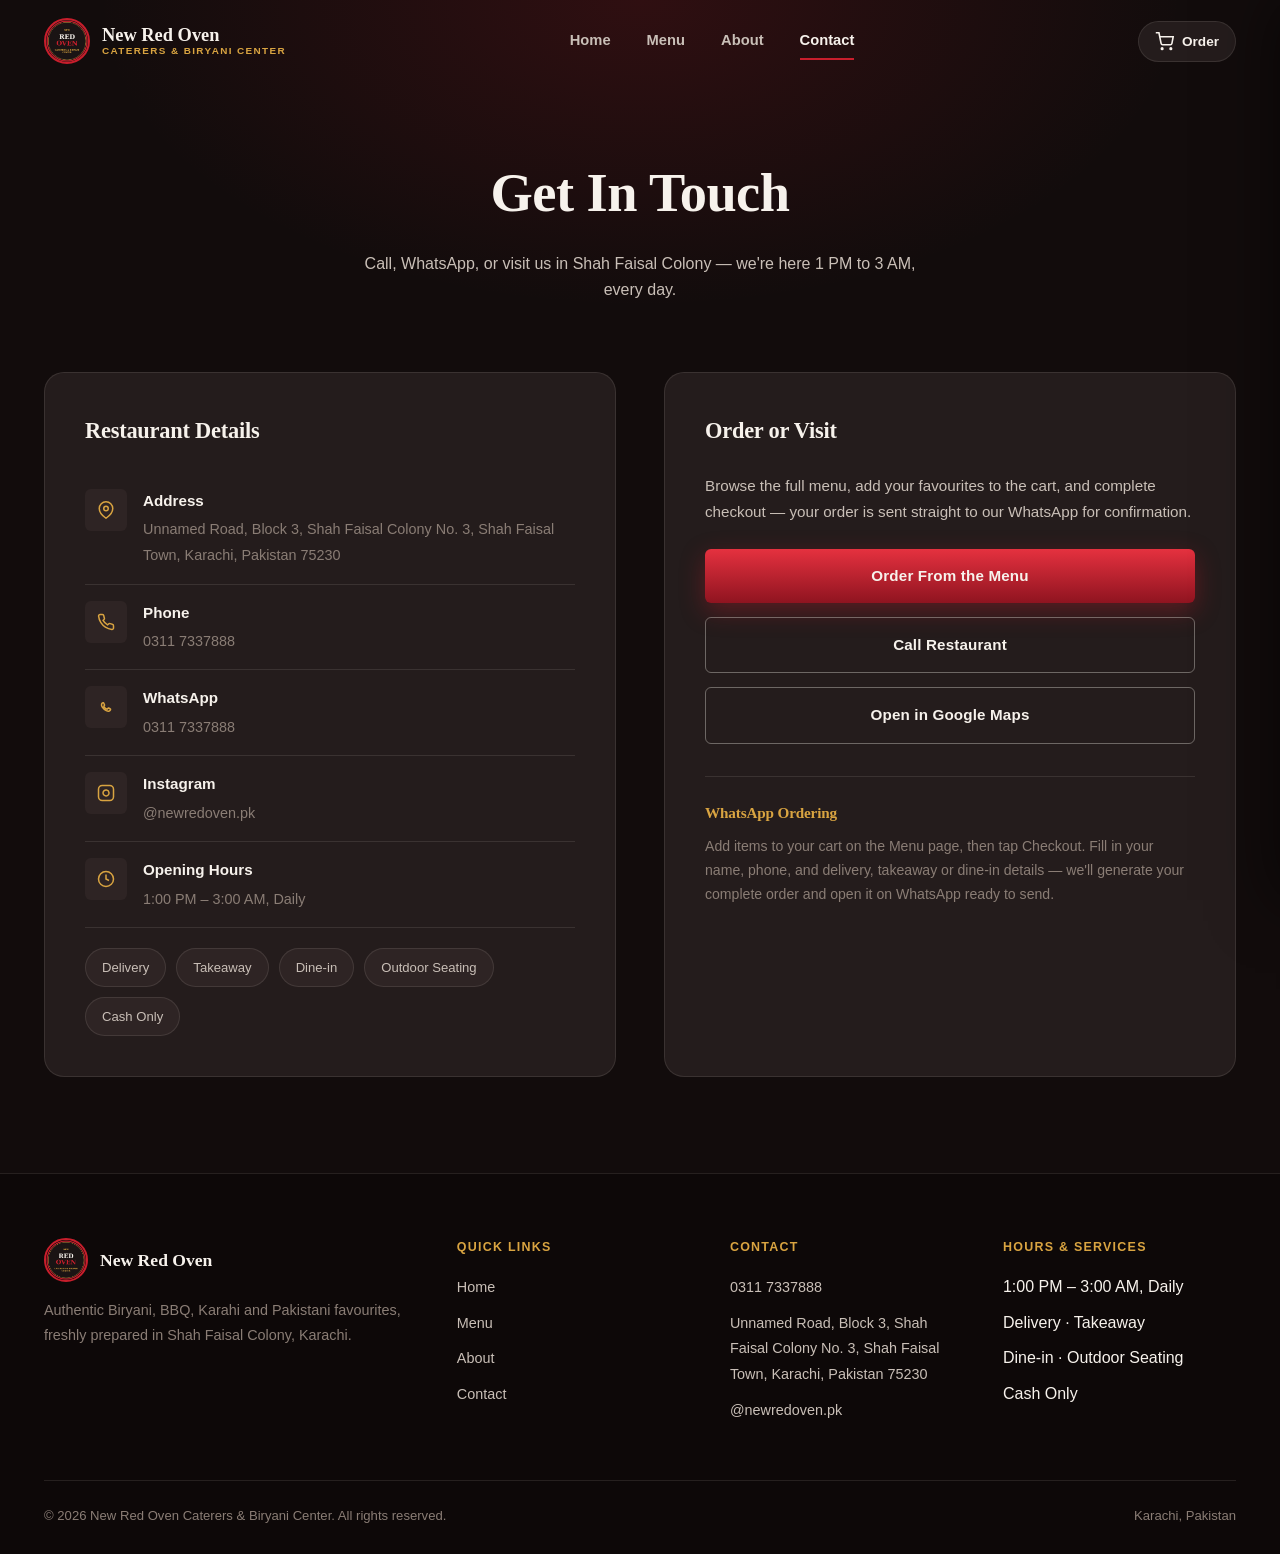
<file: contact.html>
<!DOCTYPE html>
<html lang="en">
<head>
<meta charset="UTF-8">
<meta name="viewport" content="width=device-width, initial-scale=1.0">
<title>Contact | New Red Oven Caterers & Biryani Center</title>
<meta name="description" content="Contact New Red Oven Caterers & Biryani Center — call, WhatsApp, visit us in Shah Faisal Colony, Karachi, or follow us on Instagram.">
<link rel="icon" href="images/logo.png">
<link rel="stylesheet" href="css/style.css">
</head>
<body>

<div id="navbarMount"></div>

<main>
  <section class="page-head">
    <div class="container">
      <h1>Get In Touch</h1>
      <p>Call, WhatsApp, or visit us in Shah Faisal Colony — we're here 1 PM to 3 AM, every day.</p>
    </div>
  </section>

  <section class="section" style="padding-top: 10px;">
    <div class="container">
      <div class="contact-grid">
        <div class="contact-card reveal-up">
          <h3>Restaurant Details</h3>

          <div class="contact-detail">
            <div class="contact-detail-icon"><svg width="18" height="18" viewBox="0 0 24 24" fill="none" stroke="currentColor" stroke-width="2"><path d="M21 10c0 7-9 13-9 13s-9-6-9-13a9 9 0 0 1 18 0z"/><circle cx="12" cy="10" r="3"/></svg></div>
            <div>
              <b>Address</b>
              <span>Unnamed Road, Block 3, Shah Faisal Colony No. 3, Shah Faisal Town, Karachi, Pakistan 75230</span>
            </div>
          </div>

          <div class="contact-detail">
            <div class="contact-detail-icon"><svg width="18" height="18" viewBox="0 0 24 24" fill="none" stroke="currentColor" stroke-width="2"><path d="M22 16.92v3a2 2 0 0 1-2.18 2 19.79 19.79 0 0 1-8.63-3.07 19.5 19.5 0 0 1-6-6 19.79 19.79 0 0 1-3.07-8.67A2 2 0 0 1 4.11 2h3a2 2 0 0 1 2 1.72c.127.96.362 1.903.7 2.81a2 2 0 0 1-.45 2.11L8.09 9.91a16 16 0 0 0 6 6l1.27-1.27a2 2 0 0 1 2.11-.45c.907.338 1.85.573 2.81.7A2 2 0 0 1 22 16.92z"/></svg></div>
            <div>
              <b>Phone</b>
              <a href="tel:+923117337888">0311 7337888</a>
            </div>
          </div>

          <div class="contact-detail">
            <div class="contact-detail-icon"><svg width="18" height="18" viewBox="0 0 24 24" fill="none" stroke="currentColor" stroke-width="2"><path d="M17.472 14.382c-.297-.149-1.758-.867-2.03-.967-.273-.099-.472-.148-.67.15-.197.297-.767.966-.94 1.164-.173.199-.347.223-.644.075-.297-.15-1.255-.463-2.39-1.475-.883-.788-1.48-1.761-1.653-2.059-.173-.297-.018-.458.13-.606.134-.133.297-.347.446-.52.15-.174.198-.298.298-.497.099-.198.05-.371-.025-.52-.075-.149-.669-1.612-.916-2.207-.242-.579-.487-.5-.669-.51-.173-.008-.371-.01-.57-.01-.198 0-.52.074-.792.372-.272.297-1.04 1.016-1.04 2.479 0 1.462 1.065 2.875 1.213 3.074.149.198 2.096 3.2 5.077 4.487.71.306 1.263.489 1.694.625.712.227 1.36.195 1.872.118.571-.085 1.758-.719 2.006-1.413.248-.694.248-1.289.173-1.413-.074-.124-.272-.198-.57-.347z"/></svg></div>
            <div>
              <b>WhatsApp</b>
              <a href="https://wa.me/923117337888" target="_blank" rel="noopener">0311 7337888</a>
            </div>
          </div>

          <div class="contact-detail">
            <div class="contact-detail-icon"><svg width="18" height="18" viewBox="0 0 24 24" fill="none" stroke="currentColor" stroke-width="2"><rect x="2" y="2" width="20" height="20" rx="5"/><path d="M16 11.37A4 4 0 1 1 12.63 8 4 4 0 0 1 16 11.37z"/><line x1="17.5" y1="6.5" x2="17.51" y2="6.5"/></svg></div>
            <div>
              <b>Instagram</b>
              <a href="https://instagram.com/newredoven.pk" target="_blank" rel="noopener">@newredoven.pk</a>
            </div>
          </div>

          <div class="contact-detail">
            <div class="contact-detail-icon"><svg width="18" height="18" viewBox="0 0 24 24" fill="none" stroke="currentColor" stroke-width="2"><circle cx="12" cy="12" r="10"/><polyline points="12 6 12 12 16 14"/></svg></div>
            <div>
              <b>Opening Hours</b>
              <span>1:00 PM – 3:00 AM, Daily</span>
            </div>
          </div>

          <div class="contact-services">
            <span class="service-pill">Delivery</span>
            <span class="service-pill">Takeaway</span>
            <span class="service-pill">Dine-in</span>
            <span class="service-pill">Outdoor Seating</span>
            <span class="service-pill">Cash Only</span>
          </div>
        </div>

        <div class="contact-card reveal-up">
          <h3>Order or Visit</h3>
          <p style="color: var(--off); margin-bottom: 24px; font-size: 0.95rem; line-height: 1.7;">
            Browse the full menu, add your favourites to the cart, and complete checkout — your order is sent straight to our WhatsApp for confirmation.
          </p>
          <div style="display: flex; flex-direction: column; gap: 14px;">
            <a href="menu.html" class="btn btn-primary btn-block">Order From the Menu</a>
            <a href="tel:+923117337888" class="btn btn-outline btn-block">Call Restaurant</a>
            <a id="mapsLink3" href="#" target="_blank" rel="noopener" class="btn btn-outline btn-block">Open in Google Maps</a>
          </div>

          <div style="margin-top: 32px; padding-top: 24px; border-top: 1px solid var(--line);">
            <h4 style="font-size: 0.95rem; margin-bottom: 10px; color: var(--gold);">WhatsApp Ordering</h4>
            <p style="color: var(--muted); font-size: 0.88rem; line-height: 1.7;">
              Add items to your cart on the Menu page, then tap Checkout. Fill in your name, phone, and delivery, takeaway or dine-in details — we'll generate your complete order and open it on WhatsApp ready to send.
            </p>
          </div>
        </div>
      </div>
    </div>
  </section>
</main>

<div id="footerMount"></div>
<div id="cartMount"></div>

<script src="js/data.js"></script>
<script src="js/cart.js"></script>
<script src="js/partials.js"></script>
<script src="js/main.js"></script>
<script>
  injectPartials("contact");
  document.getElementById("mapsLink3").href = BUSINESS.mapsUrl;
</script>
</body>
</html>
</file>
<file: css/style.css>
/* ============================================================
   NEW RED OVEN — Design tokens
   ============================================================ */
:root {
  --ink: #120c0c;
  --char: #1a1414;
  --char-2: #241c1c;
  --char-3: #2e2424;
  --red: #c81e2c;
  --red-deep: #8f1420;
  --red-bright: #e5313f;
  --gold: #d9a441;
  --white: #f7f2ec;
  --off: #c9bfb7;
  --muted: #8a7d75;
  --line: rgba(247,242,236,0.10);

  --font-display: "Fraunces", "Georgia", serif;
  --font-body: "Inter", -apple-system, "Segoe UI", sans-serif;

  --radius-s: 6px;
  --radius-m: 12px;
  --radius-l: 20px;

  --shadow-deep: 0 20px 60px rgba(0,0,0,0.55);
  --shadow-card: 0 12px 30px rgba(0,0,0,0.4);

  --ease: cubic-bezier(0.22, 1, 0.36, 1);
}

@import url('https://fonts.googleapis.com/css2?family=Fraunces:ital,opsz,wght@0,9..144,400;0,9..144,600;0,9..144,700;0,9..144,900;1,9..144,500&family=Inter:wght@400;500;600;700;800&display=swap');

* { margin: 0; padding: 0; box-sizing: border-box; }

html { scroll-behavior: smooth; }

body {
  background: var(--ink);
  color: var(--white);
  font-family: var(--font-body);
  line-height: 1.6;
  overflow-x: hidden;
  -webkit-font-smoothing: antialiased;
}

body.no-scroll { overflow: hidden; }

img { max-width: 100%; display: block; }

a { color: inherit; text-decoration: none; }

button { font-family: inherit; cursor: pointer; border: none; background: none; color: inherit; }

ul { list-style: none; }

:focus-visible {
  outline: 2px solid var(--gold);
  outline-offset: 3px;
}

.container {
  max-width: 1240px;
  margin: 0 auto;
  padding: 0 24px;
}

@media (max-width: 640px) {
  .container { padding: 0 18px; }
}

h1, h2, h3, h4 { font-family: var(--font-display); font-weight: 700; letter-spacing: -0.01em; }

.section { padding: 96px 0; position: relative; }
@media (max-width: 768px) { .section { padding: 64px 0; } }

.section-head { max-width: 620px; margin-bottom: 48px; }
.section-head .kicker { color: var(--gold); font-family: var(--font-display); font-style: italic; font-size: 1.1rem; display: block; margin-bottom: 10px; }
.section-head h2 { font-size: clamp(2rem, 4vw, 3rem); line-height: 1.08; }
.section-head p { color: var(--off); margin-top: 14px; font-size: 1.05rem; max-width: 560px; }

.btn {
  display: inline-flex;
  align-items: center;
  justify-content: center;
  gap: 10px;
  padding: 15px 30px;
  border-radius: var(--radius-s);
  font-weight: 700;
  font-size: 0.95rem;
  letter-spacing: 0.01em;
  transition: transform 0.35s var(--ease), box-shadow 0.35s var(--ease), background 0.25s ease;
  white-space: nowrap;
}
.btn-primary {
  background: linear-gradient(180deg, var(--red-bright), var(--red-deep));
  color: var(--white);
  box-shadow: 0 8px 24px rgba(200, 30, 44, 0.35);
}
.btn-primary:hover { transform: translateY(-2px); box-shadow: 0 14px 32px rgba(200, 30, 44, 0.5); }
.btn-outline {
  background: transparent;
  color: var(--white);
  border: 1.5px solid rgba(247,242,236,0.35);
}
.btn-outline:hover { border-color: var(--gold); color: var(--gold); transform: translateY(-2px); }
.btn-gold {
  background: linear-gradient(180deg, #e8bb5f, var(--gold));
  color: var(--ink);
  box-shadow: 0 8px 24px rgba(217, 164, 65, 0.3);
}
.btn-gold:hover { transform: translateY(-2px); }
.btn-block { width: 100%; }
.btn-sm { padding: 10px 18px; font-size: 0.85rem; }

/* ============================================================
   NAVBAR
   ============================================================ */
.navbar {
  position: fixed;
  top: 0; left: 0; right: 0;
  z-index: 500;
  padding: 18px 0;
  transition: background 0.4s var(--ease), padding 0.4s var(--ease), box-shadow 0.4s var(--ease), backdrop-filter 0.4s var(--ease);
}
.navbar.scrolled {
  background: rgba(18, 12, 12, 0.82);
  backdrop-filter: blur(14px) saturate(140%);
  -webkit-backdrop-filter: blur(14px) saturate(140%);
  padding: 12px 0;
  box-shadow: 0 4px 30px rgba(0,0,0,0.4);
  border-bottom: 1px solid var(--line);
}
.navbar .container { display: flex; align-items: center; justify-content: space-between; gap: 24px; }

.brand { display: flex; align-items: center; gap: 12px; }
.brand-logo {
  height: 46px; width: 46px;
  border-radius: 50%;
  object-fit: cover;
  border: 2px solid var(--red);
  background: var(--char);
  flex-shrink: 0;
}
.brand-text { display: flex; flex-direction: column; line-height: 1.1; }
.brand-text .brand-main { font-family: var(--font-display); font-weight: 800; font-size: 1.15rem; color: var(--white); }
.brand-text .brand-sub { font-size: 0.62rem; letter-spacing: 0.14em; color: var(--gold); font-weight: 600; }

.nav-links { display: flex; align-items: center; gap: 36px; }
.nav-links a {
  font-size: 0.92rem; font-weight: 600; color: var(--off);
  position: relative; padding: 4px 0; transition: color 0.25s ease;
}
.nav-links a::after {
  content: ""; position: absolute; left: 0; bottom: -3px; width: 0; height: 2px;
  background: var(--red); transition: width 0.3s var(--ease);
}
.nav-links a:hover, .nav-links a.active { color: var(--white); }
.nav-links a:hover::after, .nav-links a.active::after { width: 100%; }

.nav-right { display: flex; align-items: center; gap: 14px; }

.cart-toggle {
  position: relative; display: flex; align-items: center; gap: 8px;
  padding: 10px 16px; border-radius: 30px;
  background: var(--char-2); border: 1px solid var(--line);
  transition: border-color 0.3s ease, transform 0.2s ease;
}
.cart-toggle:hover { border-color: var(--red); }
.cart-toggle.bump { animation: cartBump 0.4s var(--ease); }
@keyframes cartBump { 0% { transform: scale(1); } 35% { transform: scale(1.15); } 100% { transform: scale(1); } }
.cart-toggle span.label { font-size: 0.85rem; font-weight: 700; }
.cart-badge {
  position: absolute; top: -7px; right: -7px;
  width: 20px; height: 20px; border-radius: 50%;
  background: var(--red-bright); color: var(--white);
  font-size: 0.68rem; font-weight: 800;
  display: none; align-items: center; justify-content: center;
  border: 2px solid var(--ink);
}

.hamburger {
  display: none; flex-direction: column; gap: 5px; width: 26px;
}
.hamburger span { display: block; height: 2px; background: var(--white); border-radius: 2px; transition: transform 0.3s var(--ease), opacity 0.3s ease; }
.hamburger.open span:nth-child(1) { transform: translateY(7px) rotate(45deg); }
.hamburger.open span:nth-child(2) { opacity: 0; }
.hamburger.open span:nth-child(3) { transform: translateY(-7px) rotate(-45deg); }

.mobile-menu {
  display: none;
  position: fixed; top: 0; right: -100%; width: min(80vw, 340px); height: 100vh;
  background: var(--char); z-index: 600;
  padding: 100px 32px 40px;
  transition: right 0.45s var(--ease);
  box-shadow: -20px 0 60px rgba(0,0,0,0.5);
}
.mobile-menu.open { right: 0; }
.mobile-menu a { display: block; font-family: var(--font-display); font-size: 1.4rem; font-weight: 600; padding: 14px 0; border-bottom: 1px solid var(--line); }
.mobile-menu-close {
  position: absolute; top: 24px; right: 24px; width: 40px; height: 40px;
  display: flex; align-items: center; justify-content: center;
}
.mobile-overlay {
  display: none; position: fixed; inset: 0; background: rgba(0,0,0,0.6); z-index: 590;
  opacity: 0; pointer-events: none; transition: opacity 0.4s ease, visibility 0.4s ease;
  visibility: hidden;
}
.mobile-overlay.visible { opacity: 1; pointer-events: auto; visibility: visible; }

@media (max-width: 900px) {
  .nav-links { display: none; }
  .hamburger { display: flex; }
  .mobile-menu, .mobile-overlay { display: block; }
  .cart-toggle .label { display: none; }
}

/* ============================================================
   HERO
   ============================================================ */
.hero {
  position: relative;
  min-height: 100vh;
  display: flex;
  align-items: center;
  overflow: hidden;
  background: var(--ink);
}
.hero-bg {
  position: absolute; inset: 0;
  background-image: url('https://images.unsplash.com/photo-1633945274405-b6c8069047b0?w=1600&q=80');
  background-size: cover; background-position: center 65%;
  animation: heroZoom 22s ease-in-out infinite alternate;
}
@keyframes heroZoom { from { transform: scale(1); } to { transform: scale(1.09); } }
.hero-overlay {
  position: absolute; inset: 0;
  background:
    radial-gradient(ellipse at 15% 20%, rgba(200,30,44,0.28), transparent 55%),
    linear-gradient(180deg, rgba(18,12,12,0.55) 0%, rgba(18,12,12,0.75) 55%, var(--ink) 100%);
}
.hero-smoke {
  position: absolute; inset: 0; opacity: 0.5; pointer-events: none;
  background: radial-gradient(ellipse 60% 40% at 80% 100%, rgba(217,164,65,0.15), transparent 70%);
  animation: smokeDrift 14s ease-in-out infinite alternate;
}
@keyframes smokeDrift { from { opacity: 0.35; transform: translateX(0); } to { opacity: 0.55; transform: translateX(-20px); } }

.hero-content {
  position: relative; z-index: 5;
  max-width: 680px;
  padding: 140px 24px 80px;
}
.hero-eyebrow {
  font-family: var(--font-display); font-style: italic; color: var(--gold);
  font-size: 1.05rem; display: inline-block; margin-bottom: 20px;
  opacity: 0; animation: fadeUp 0.8s var(--ease) 0.15s forwards;
}
.hero-title {
  font-size: clamp(2.6rem, 7vw, 5.2rem);
  line-height: 0.98; font-weight: 800;
  color: var(--white);
  text-shadow: 0 6px 40px rgba(0,0,0,0.6);
}
.hero-title span {
  display: block; overflow: hidden;
}
.hero-title span b {
  display: block; opacity: 0; transform: translateY(100%);
  animation: fadeUp 0.9s var(--ease) forwards;
  font-style: normal;
}
.hero-title span:nth-child(1) b { animation-delay: 0.3s; color: var(--white); }
.hero-title span:nth-child(2) b { animation-delay: 0.5s; color: var(--red-bright); }

.hero-sub {
  margin-top: 26px; font-size: 1.15rem; color: var(--off);
  max-width: 480px; line-height: 1.6;
  opacity: 0; animation: fadeUp 0.8s var(--ease) 0.7s forwards;
}
.hero-actions {
  margin-top: 38px; display: flex; gap: 16px; flex-wrap: wrap;
  opacity: 0; animation: fadeUp 0.8s var(--ease) 0.9s forwards;
}
@keyframes fadeUp { to { opacity: 1; transform: translateY(0); } }

.hero-scroll {
  position: absolute; bottom: 36px; left: 50%; transform: translateX(-50%);
  z-index: 5; display: flex; flex-direction: column; align-items: center; gap: 10px;
  color: var(--off); font-size: 0.72rem; letter-spacing: 0.16em;
  opacity: 0; animation: fadeUp 0.8s var(--ease) 1.2s forwards;
}
.hero-scroll .line { width: 1px; height: 34px; background: linear-gradient(var(--gold), transparent); animation: scrollLine 2s ease-in-out infinite; }
@keyframes scrollLine { 0%,100% { transform: scaleY(1); opacity: 0.6; } 50% { transform: scaleY(0.5); opacity: 1; } }

/* ============================================================
   SIGNATURE / MENU CARDS
   ============================================================ */
.dish-grid {
  display: grid;
  grid-template-columns: repeat(auto-fill, minmax(270px, 1fr));
  gap: 24px;
}

.dish-card {
  background: linear-gradient(180deg, var(--char-2), var(--char));
  border: 1px solid var(--line);
  border-radius: var(--radius-m);
  overflow: hidden;
  transition: transform 0.4s var(--ease), border-color 0.4s ease, box-shadow 0.4s ease;
  opacity: 0; transform: translateY(24px);
}
.dish-card.reveal { opacity: 1; transform: translateY(0); }
.dish-card:hover {
  transform: translateY(-6px);
  border-color: rgba(200,30,44,0.55);
  box-shadow: 0 18px 40px rgba(0,0,0,0.5), 0 0 0 1px rgba(200,30,44,0.2);
}

.dish-media { position: relative; height: 190px; overflow: hidden; }
.dish-media img { width: 100%; height: 100%; object-fit: cover; transition: transform 0.6s var(--ease); }
.dish-card:hover .dish-media img { transform: scale(1.08); }
.dish-category-tag {
  position: absolute; top: 12px; left: 12px;
  background: rgba(18,12,12,0.75); backdrop-filter: blur(6px);
  color: var(--gold); font-size: 0.68rem; font-weight: 700; letter-spacing: 0.08em;
  padding: 5px 11px; border-radius: 30px; border: 1px solid rgba(217,164,65,0.35);
}
.dish-media::after {
  content: ""; position: absolute; inset: 0;
  background: linear-gradient(180deg, transparent 60%, rgba(18,12,12,0.65) 100%);
}

.dish-body { padding: 18px 18px 20px; }
.dish-name { font-family: var(--font-display); font-size: 1.2rem; font-weight: 700; margin-bottom: 6px; }
.dish-desc { font-size: 0.87rem; color: var(--muted); line-height: 1.5; margin-bottom: 14px; min-height: 40px; }

.dish-variants { display: flex; flex-direction: column; gap: 8px; margin-bottom: 16px; }
.variant-row {
  display: flex; align-items: center; justify-content: space-between;
  font-size: 0.88rem; padding: 4px 0;
}
.variant-row .v-label { color: var(--off); }
.variant-row .v-price { font-weight: 700; color: var(--white); font-family: var(--font-display); }

.dish-single-price {
  font-family: var(--font-display); font-weight: 700; font-size: 1.35rem; color: var(--white); margin-bottom: 14px;
}

.add-to-order-btn {
  width: 100%; padding: 12px; border-radius: var(--radius-s);
  background: transparent; border: 1.5px solid var(--red);
  color: var(--red-bright); font-weight: 700; font-size: 0.85rem;
  letter-spacing: 0.02em;
  display: flex; align-items: center; justify-content: center; gap: 8px;
  transition: background 0.3s ease, color 0.3s ease, transform 0.2s ease;
}
.add-to-order-btn:hover { background: var(--red); color: var(--white); }
.add-to-order-btn:active { transform: scale(0.97); }
.add-to-order-btn.added { background: var(--gold); border-color: var(--gold); color: var(--ink); }

/* variant selector when multiple options exist */
.variant-select-wrap { margin-bottom: 14px; }
.variant-select {
  width: 100%; padding: 10px 12px; border-radius: var(--radius-s);
  background: var(--char-3); border: 1px solid var(--line); color: var(--white);
  font-size: 0.87rem; font-weight: 600;
}

/* ============================================================
   ABOUT / SERVICES
   ============================================================ */
.services-grid {
  display: grid;
  grid-template-columns: repeat(auto-fit, minmax(200px, 1fr));
  gap: 20px;
}
.service-card {
  background: var(--char-2); border: 1px solid var(--line); border-radius: var(--radius-m);
  padding: 30px 24px; text-align: left;
  transition: transform 0.35s var(--ease), border-color 0.35s ease;
}
.service-card:hover { transform: translateY(-4px); border-color: rgba(217,164,65,0.4); }
.service-icon {
  width: 48px; height: 48px; border-radius: var(--radius-s);
  background: linear-gradient(160deg, var(--red-deep), var(--red));
  display: flex; align-items: center; justify-content: center; margin-bottom: 18px;
  color: var(--white);
}
.service-card h3 { font-size: 1.1rem; margin-bottom: 8px; }
.service-card p { color: var(--muted); font-size: 0.9rem; }

.about-split {
  display: grid; grid-template-columns: 1fr 1fr; gap: 60px; align-items: center;
}
.about-media { position: relative; border-radius: var(--radius-l); overflow: hidden; box-shadow: var(--shadow-deep); }
.about-media img { width: 100%; height: 460px; object-fit: cover; }
.about-text p { color: var(--off); margin-bottom: 18px; font-size: 1.02rem; line-height: 1.75; }
.about-stats { display: flex; gap: 36px; margin-top: 30px; }
.about-stat b { display: block; font-family: var(--font-display); font-size: 2rem; color: var(--gold); }
.about-stat span { font-size: 0.82rem; color: var(--muted); }

@media (max-width: 900px) {
  .about-split { grid-template-columns: 1fr; gap: 36px; }
  .about-media img { height: 320px; }
}

/* ============================================================
   LOCATION
   ============================================================ */
.location-block {
  background: linear-gradient(135deg, var(--char-2), var(--char));
  border: 1px solid var(--line); border-radius: var(--radius-l);
  padding: 56px; display: grid; grid-template-columns: 1.2fr 1fr; gap: 48px;
  position: relative; overflow: hidden;
}
.location-block::before {
  content: ""; position: absolute; top: -50%; right: -20%; width: 500px; height: 500px;
  background: radial-gradient(circle, rgba(200,30,44,0.18), transparent 70%);
}
.location-info h3 { font-size: 1.7rem; margin-bottom: 16px; }
.location-info address { font-style: normal; color: var(--off); line-height: 1.8; margin-bottom: 22px; }
.location-row { display: flex; align-items: flex-start; gap: 12px; margin-bottom: 16px; color: var(--off); }
.location-row svg { flex-shrink: 0; color: var(--gold); margin-top: 3px; }
.location-actions { display: flex; gap: 14px; margin-top: 24px; flex-wrap: wrap; }
.hours-card {
  background: var(--ink); border: 1px solid var(--line); border-radius: var(--radius-m);
  padding: 28px; align-self: start;
}
.hours-card h4 { font-size: 1.05rem; margin-bottom: 14px; color: var(--gold); }
.hours-row { display: flex; justify-content: space-between; padding: 8px 0; border-bottom: 1px solid var(--line); font-size: 0.9rem; }
.hours-row:last-child { border-bottom: none; }

@media (max-width: 900px) {
  .location-block { grid-template-columns: 1fr; padding: 32px 24px; }
}

/* ============================================================
   FOOTER
   ============================================================ */
.footer { background: #0d0808; border-top: 1px solid var(--line); padding: 64px 0 28px; }
.footer-grid { display: grid; grid-template-columns: 1.6fr 1fr 1fr 1fr; gap: 40px; margin-bottom: 48px; }
.footer-brand { display: flex; align-items: center; gap: 12px; margin-bottom: 16px; }
.footer-brand img { height: 44px; width: 44px; border-radius: 50%; border: 2px solid var(--red); }
.footer-brand span { font-family: var(--font-display); font-weight: 800; font-size: 1.1rem; }
.footer-col p { color: var(--muted); font-size: 0.9rem; line-height: 1.7; }
.footer-col h5 { font-size: 0.78rem; letter-spacing: 0.1em; color: var(--gold); margin-bottom: 16px; }
.footer-col ul li { margin-bottom: 10px; }
.footer-col a { color: var(--off); font-size: 0.9rem; transition: color 0.25s ease; }
.footer-col a:hover { color: var(--white); }
.footer-bottom {
  display: flex; justify-content: space-between; align-items: center;
  border-top: 1px solid var(--line); padding-top: 24px; color: var(--muted); font-size: 0.82rem; flex-wrap: wrap; gap: 12px;
}
@media (max-width: 900px) {
  .footer-grid { grid-template-columns: 1fr 1fr; }
}
@media (max-width: 560px) {
  .footer-grid { grid-template-columns: 1fr; }
}

/* ============================================================
   CART DRAWER
   ============================================================ */
.cart-overlay {
  position: fixed; inset: 0; background: rgba(0,0,0,0.65); z-index: 700;
  opacity: 0; visibility: hidden; transition: opacity 0.4s ease, visibility 0.4s ease;
}
.cart-overlay.visible { opacity: 1; visibility: visible; }

.cart-drawer {
  position: fixed; top: 0; right: -440px; width: min(100vw, 420px); height: 100vh;
  background: var(--char); z-index: 750;
  display: flex; flex-direction: column;
  box-shadow: -24px 0 60px rgba(0,0,0,0.55);
  transition: right 0.5s var(--ease);
}
.cart-drawer.open { right: 0; }

.cart-header {
  display: flex; align-items: center; justify-content: space-between;
  padding: 24px; border-bottom: 1px solid var(--line);
}
.cart-header h3 { font-size: 1.2rem; }
.cart-close { width: 36px; height: 36px; display: flex; align-items: center; justify-content: center; border-radius: 50%; transition: background 0.25s ease; }
.cart-close:hover { background: var(--char-2); }

.cart-items { flex: 1; overflow-y: auto; padding: 16px 24px; }
.cart-empty { display: flex; flex-direction: column; align-items: center; justify-content: center; height: 100%; text-align: center; color: var(--muted); gap: 14px; }
.cart-empty svg { color: var(--muted); opacity: 0.5; }

.cart-line {
  display: flex; gap: 14px; padding: 16px 0; border-bottom: 1px solid var(--line);
  animation: lineIn 0.35s var(--ease);
}
@keyframes lineIn { from { opacity: 0; transform: translateX(20px); } to { opacity: 1; transform: translateX(0); } }
.cart-line-img { width: 64px; height: 64px; border-radius: var(--radius-s); object-fit: cover; flex-shrink: 0; }
.cart-line-info { flex: 1; min-width: 0; }
.cart-line-name { font-weight: 700; font-size: 0.92rem; }
.cart-line-variant { color: var(--muted); font-size: 0.78rem; margin-bottom: 8px; }
.cart-line-bottom { display: flex; align-items: center; justify-content: space-between; }
.cart-line-price { font-family: var(--font-display); font-weight: 700; color: var(--gold); }
.cart-line-remove { color: var(--muted); padding: 6px; transition: color 0.25s ease; }
.cart-line-remove:hover { color: var(--red-bright); }

.qty-control { display: flex; align-items: center; gap: 10px; background: var(--char-3); border-radius: 30px; padding: 4px 6px; }
.qty-btn {
  width: 24px; height: 24px; border-radius: 50%; background: var(--char-2);
  display: flex; align-items: center; justify-content: center; font-weight: 700; font-size: 0.95rem;
  transition: background 0.25s ease, transform 0.15s ease;
}
.qty-btn:hover { background: var(--red); }
.qty-btn:active { transform: scale(0.9); }
.qty-value { min-width: 16px; text-align: center; font-weight: 700; font-size: 0.85rem; }

.cart-footer { padding: 20px 24px 26px; border-top: 1px solid var(--line); }
.cart-summary-row { display: flex; justify-content: space-between; margin-bottom: 8px; font-size: 0.9rem; color: var(--off); }
.cart-summary-row.total { font-size: 1.1rem; font-weight: 700; color: var(--white); margin: 14px 0 18px; font-family: var(--font-display); }
.cart-cash-note { font-size: 0.78rem; color: var(--muted); text-align: center; margin-top: 10px; }

/* ============================================================
   CHECKOUT MODAL
   ============================================================ */
.modal-overlay {
  position: fixed; inset: 0; background: rgba(0,0,0,0.72); z-index: 800;
  display: flex; align-items: center; justify-content: center; padding: 20px;
  opacity: 0; visibility: hidden; transition: opacity 0.4s ease, visibility 0.4s ease;
}
.modal-overlay.open { opacity: 1; visibility: visible; }

.modal-box {
  background: var(--char); border: 1px solid var(--line); border-radius: var(--radius-l);
  width: 100%; max-width: 520px; max-height: 88vh; overflow-y: auto;
  padding: 34px; position: relative;
  transform: scale(0.92) translateY(10px); transition: transform 0.4s var(--ease);
  box-shadow: var(--shadow-deep);
}
.modal-overlay.open .modal-box { transform: scale(1) translateY(0); }

.modal-close { position: absolute; top: 20px; right: 20px; width: 36px; height: 36px; border-radius: 50%; display: flex; align-items: center; justify-content: center; transition: background 0.25s ease; }
.modal-close:hover { background: var(--char-2); }

.modal-box h3 { font-size: 1.5rem; margin-bottom: 6px; }
.modal-box .modal-sub { color: var(--muted); font-size: 0.88rem; margin-bottom: 26px; }

.field { margin-bottom: 18px; }
.field label { display: block; font-size: 0.82rem; font-weight: 600; color: var(--off); margin-bottom: 8px; }
.field input, .field select, .field textarea {
  width: 100%; padding: 13px 14px; border-radius: var(--radius-s);
  background: var(--char-3); border: 1px solid var(--line); color: var(--white);
  font-family: inherit; font-size: 0.92rem;
  transition: border-color 0.25s ease;
}
.field input:focus, .field select:focus, .field textarea:focus { border-color: var(--gold); }
.field textarea { resize: vertical; min-height: 70px; }
.field-row { display: grid; grid-template-columns: 1fr 1fr; gap: 14px; }
@media (max-width: 480px) { .field-row { grid-template-columns: 1fr; } }

.checkout-summary { background: var(--ink); border-radius: var(--radius-s); padding: 14px 16px; margin-bottom: 20px; max-height: 160px; overflow-y: auto; }
.checkout-summary-line { display: flex; justify-content: space-between; font-size: 0.85rem; padding: 5px 0; color: var(--off); }
.checkout-total-row { display: flex; justify-content: space-between; font-weight: 700; font-size: 1.05rem; margin-bottom: 6px; font-family: var(--font-display); }
.checkout-cash-badge {
  display: inline-flex; align-items: center; gap: 8px; background: rgba(217,164,65,0.12);
  border: 1px solid rgba(217,164,65,0.35); color: var(--gold); font-size: 0.8rem; font-weight: 700;
  padding: 8px 14px; border-radius: 30px; margin-bottom: 22px;
}

/* Toast */
.toast {
  position: fixed; bottom: 30px; left: 50%; transform: translateX(-50%) translateY(20px);
  background: var(--char-2); border: 1px solid var(--gold); color: var(--white);
  padding: 16px 26px; border-radius: 30px; z-index: 900; font-size: 0.9rem; font-weight: 600;
  opacity: 0; visibility: hidden; transition: all 0.4s var(--ease);
  display: flex; align-items: center; gap: 10px;
  box-shadow: var(--shadow-deep);
}
.toast.show { opacity: 1; visibility: visible; transform: translateX(-50%) translateY(0); }
.toast svg { color: var(--gold); }

/* ============================================================
   MENU PAGE SPECIFIC
   ============================================================ */
.menu-hero {
  padding: 150px 0 50px; text-align: center;
  background: radial-gradient(ellipse at top, rgba(200,30,44,0.16), transparent 60%);
}
.menu-hero h1 { font-size: clamp(2.2rem, 5vw, 3.4rem); }
.menu-hero p { color: var(--off); margin-top: 14px; max-width: 560px; margin-inline: auto; }

.menu-controls {
  position: sticky; top: 76px; z-index: 100;
  background: rgba(18,12,12,0.92); backdrop-filter: blur(10px);
  padding: 18px 0; border-bottom: 1px solid var(--line); margin-bottom: 40px;
}
.menu-controls-inner { display: flex; align-items: center; justify-content: space-between; gap: 20px; flex-wrap: wrap; }

.search-box { position: relative; flex: 1; min-width: 220px; max-width: 360px; }
.search-box svg { position: absolute; left: 14px; top: 50%; transform: translateY(-50%); color: var(--muted); }
.search-box input {
  width: 100%; padding: 12px 14px 12px 42px; border-radius: 30px;
  background: var(--char-2); border: 1px solid var(--line); color: var(--white); font-size: 0.9rem;
}
.search-box input:focus { border-color: var(--red); }

.filter-tabs { display: flex; gap: 10px; overflow-x: auto; padding-bottom: 4px; scrollbar-width: none; }
.filter-tabs::-webkit-scrollbar { display: none; }
.filter-tab {
  padding: 10px 20px; border-radius: 30px; font-size: 0.85rem; font-weight: 600;
  background: var(--char-2); border: 1px solid var(--line); color: var(--off);
  white-space: nowrap; transition: all 0.3s ease;
}
.filter-tab:hover { border-color: var(--gold); color: var(--white); }
.filter-tab.active { background: var(--red); border-color: var(--red); color: var(--white); }

.download-menu-btn { display: flex; align-items: center; gap: 8px; }

.menu-category-block { margin-bottom: 56px; }
.menu-category-title {
  font-size: 1.6rem; margin-bottom: 24px; display: flex; align-items: center; gap: 14px;
}
.menu-category-title::after { content: ""; flex: 1; height: 1px; background: var(--line); }

.no-results { text-align: center; padding: 80px 20px; color: var(--muted); }
.no-results svg { margin-bottom: 16px; opacity: 0.4; }

/* ============================================================
   CONTACT PAGE
   ============================================================ */
.contact-grid { display: grid; grid-template-columns: 1fr 1fr; gap: 48px; }
.contact-card {
  background: var(--char-2); border: 1px solid var(--line); border-radius: var(--radius-l); padding: 40px;
}
.contact-card h3 { margin-bottom: 24px; font-size: 1.4rem; }
.contact-detail { display: flex; gap: 16px; padding: 16px 0; border-bottom: 1px solid var(--line); }
.contact-detail:last-child { border-bottom: none; }
.contact-detail-icon {
  width: 42px; height: 42px; border-radius: var(--radius-s); background: var(--char-3);
  display: flex; align-items: center; justify-content: center; color: var(--gold); flex-shrink: 0;
}
.contact-detail b { display: block; font-size: 0.95rem; margin-bottom: 3px; }
.contact-detail span, .contact-detail a { color: var(--muted); font-size: 0.9rem; }
.contact-detail a:hover { color: var(--gold); }

.contact-services { display: flex; flex-wrap: wrap; gap: 10px; margin-top: 20px; }
.service-pill {
  padding: 8px 16px; background: var(--char-3); border-radius: 30px; font-size: 0.82rem;
  border: 1px solid var(--line); color: var(--off);
}

@media (max-width: 900px) {
  .contact-grid { grid-template-columns: 1fr; }
}

/* ============================================================
   ABOUT PAGE PAGE-HEAD
   ============================================================ */
.page-head {
  padding: 150px 0 60px; text-align: center;
  background: radial-gradient(ellipse at top, rgba(200,30,44,0.16), transparent 60%);
}
.page-head h1 { font-size: clamp(2.2rem, 5vw, 3.4rem); }
.page-head p { color: var(--off); margin-top: 14px; max-width: 560px; margin-inline: auto; }

/* ============================================================
   Scroll reveal utility
   ============================================================ */
.reveal-up { opacity: 0; transform: translateY(30px); transition: opacity 0.7s var(--ease), transform 0.7s var(--ease); }
.reveal-up.in-view { opacity: 1; transform: translateY(0); }

/* Reduced motion */
@media (prefers-reduced-motion: reduce) {
  * { animation-duration: 0.01ms !important; animation-iteration-count: 1 !important; transition-duration: 0.01ms !important; }
}
</file>
